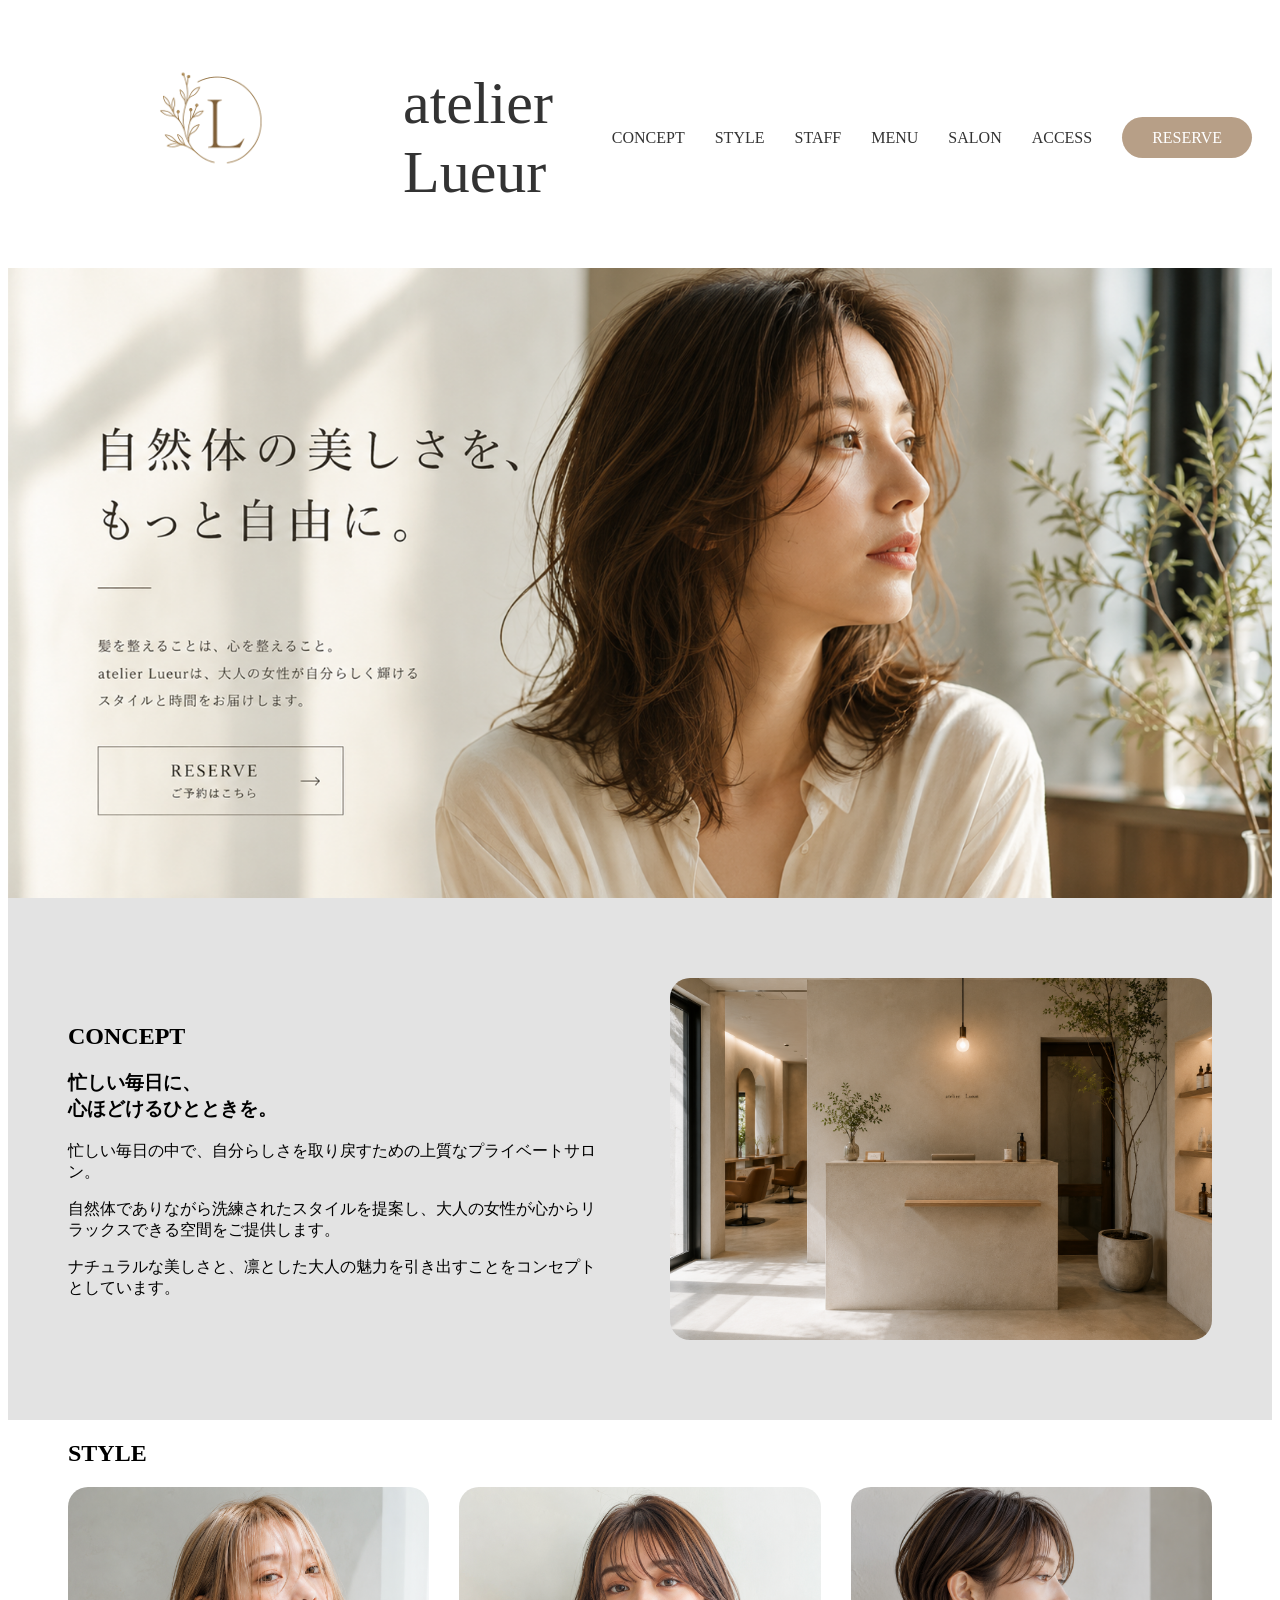
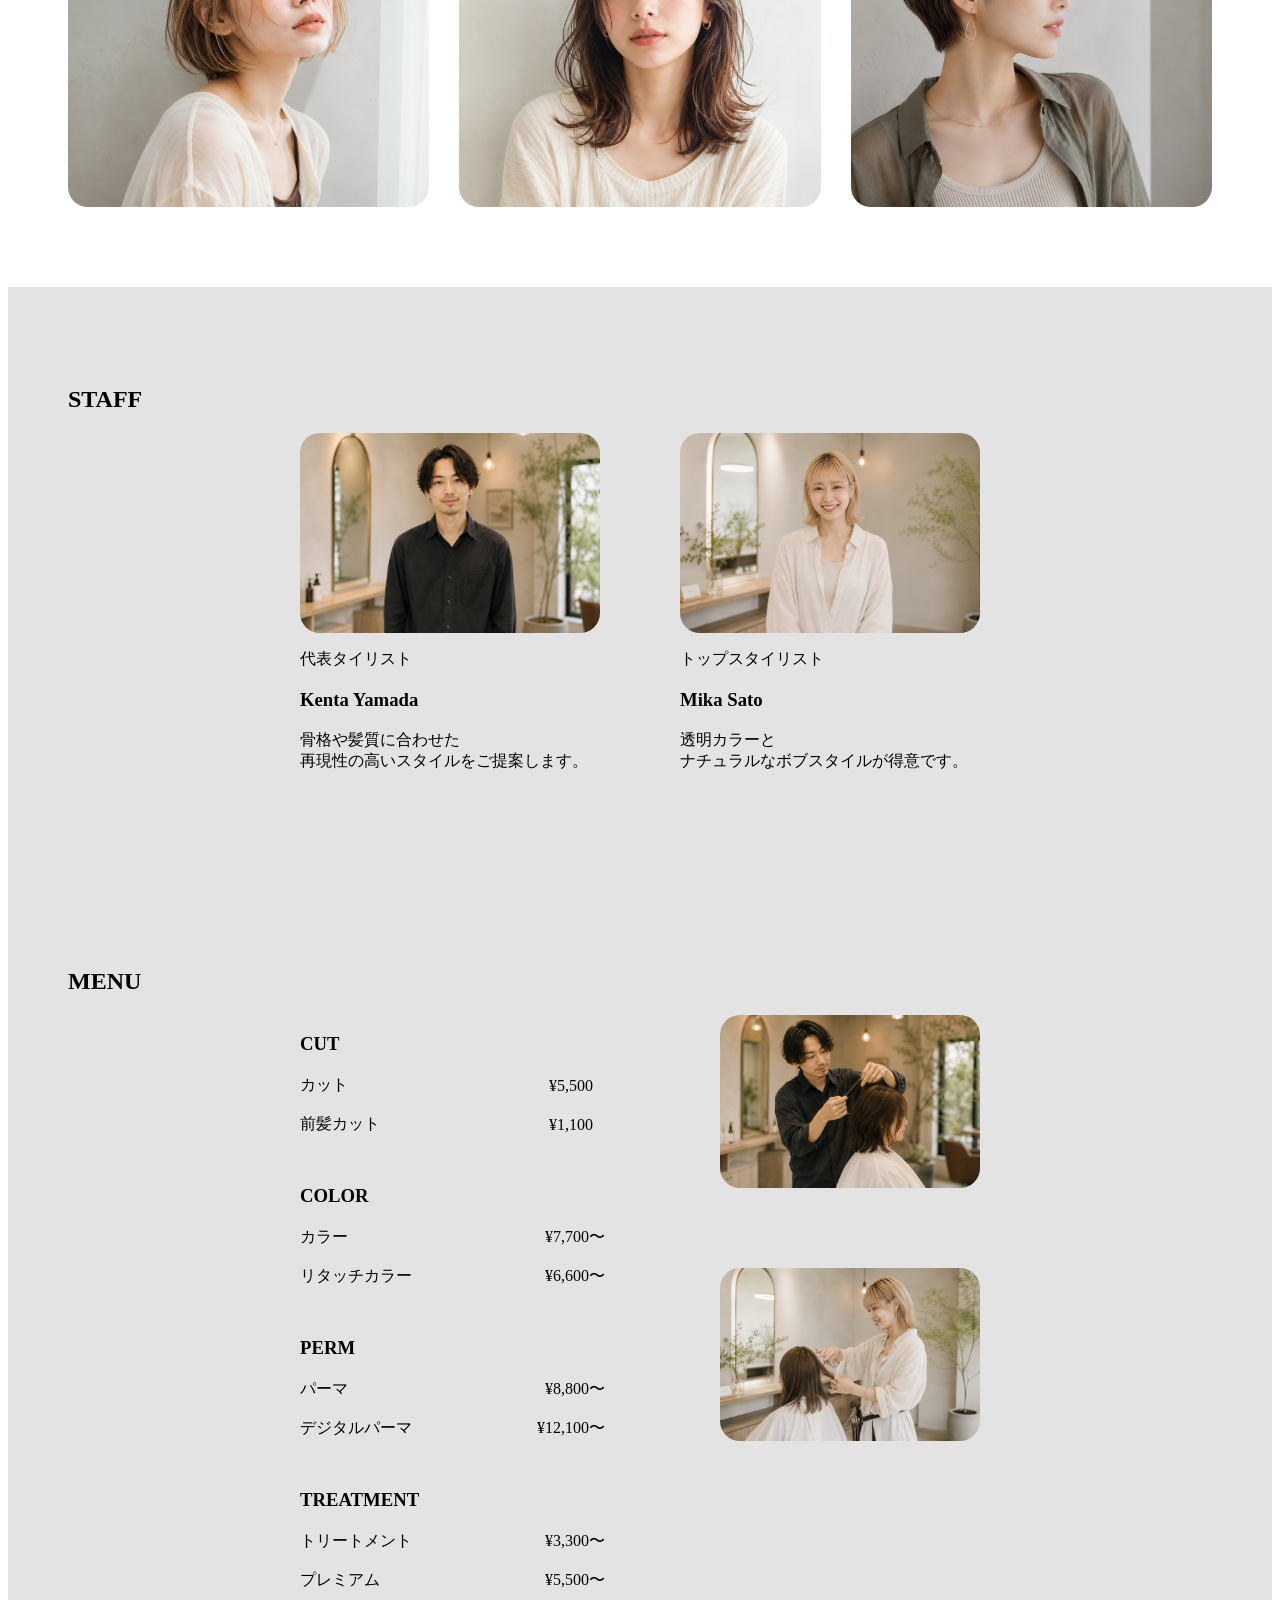
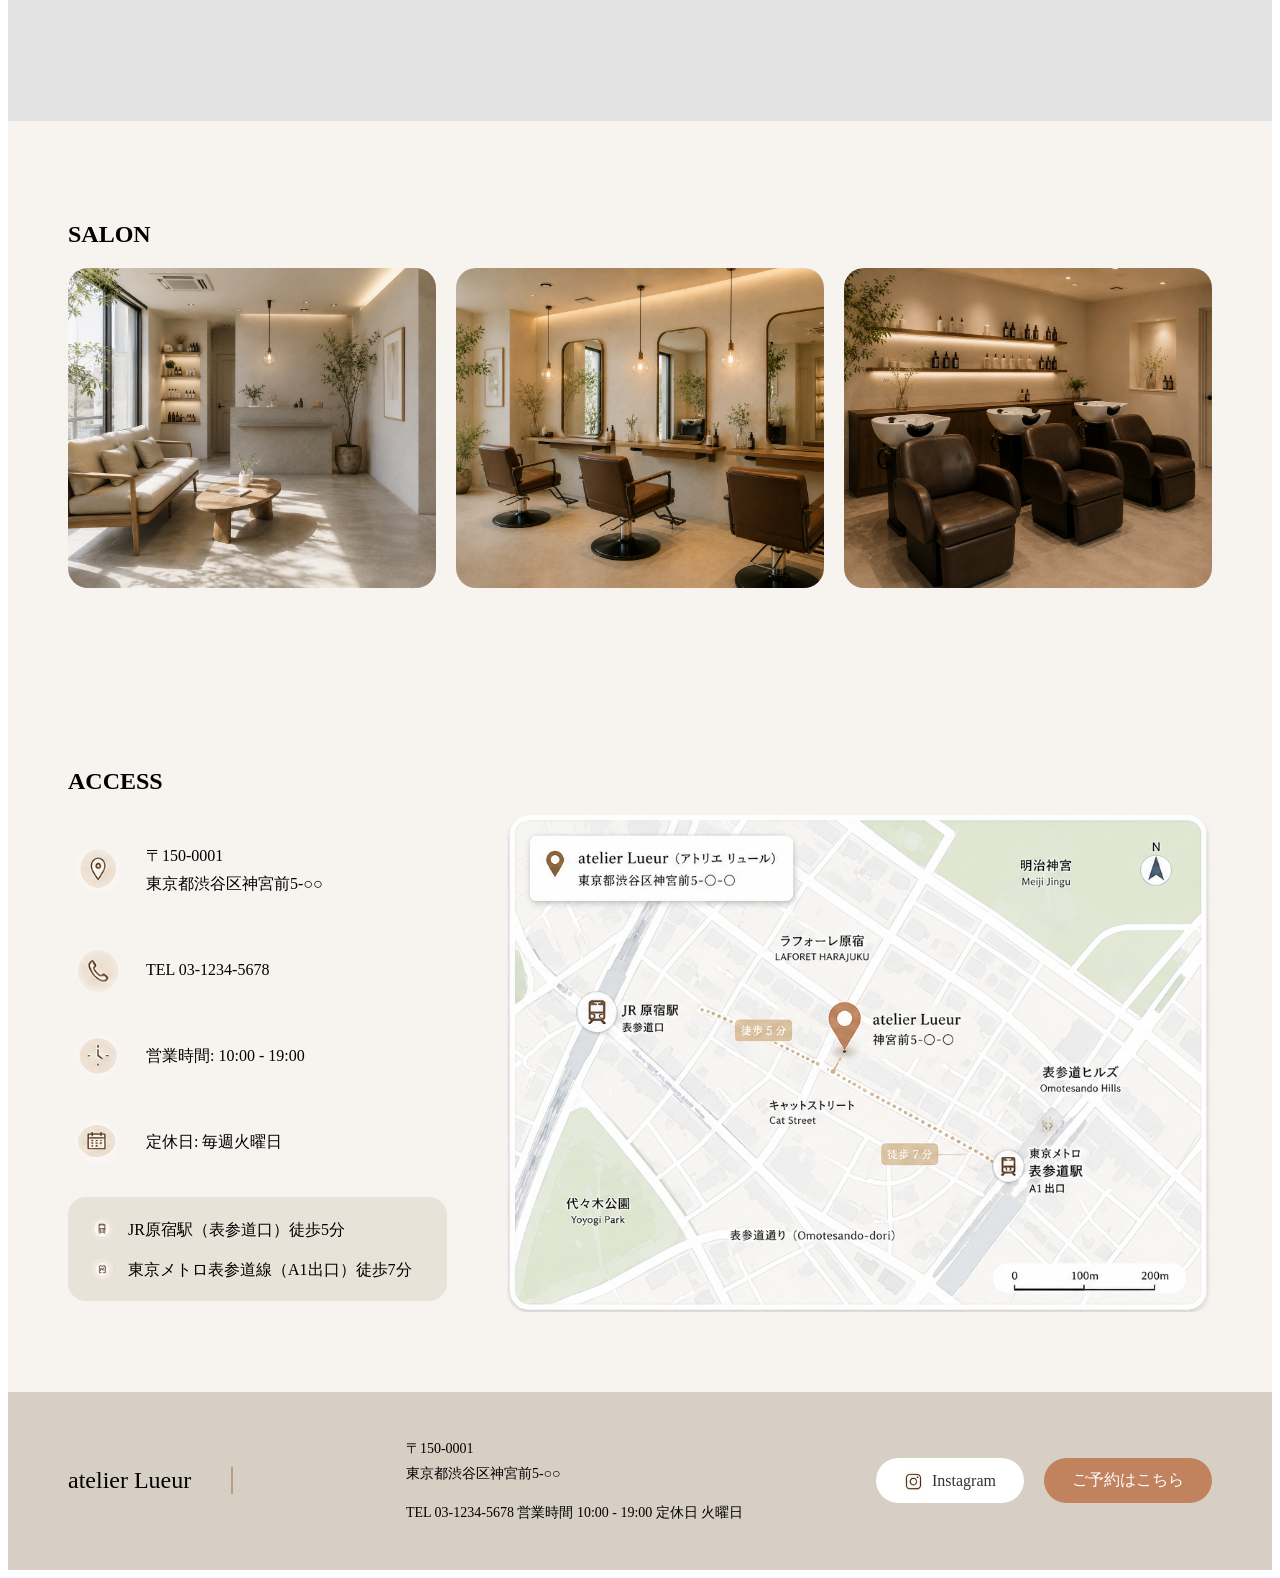
<file: index.html>
<!DOCTYPE html>
<html lang="ja">
<head>
  <meta charset="UTF-8">
  <meta name="viewport" content="width=device-width, initial-scale=1.0">
  <link rel="stylesheet" href="css/style.css">
  <title>atelier Lueur</title>
</head>
<body class="home">
  <header>
    <div class="logo">
     <a href="#">
      <img src="images/logo.png" alt="atelier Lueur">
      <h1>atelier Lueur</h1>
     </a>
    </div>

    <button class="hamburger">
     <span></span>
     <span></span>
     <span></span>
    </button>
   
    <nav class="nav"> 
      <ul>
       <li><a href="#concept">CONCEPT</a></li>
       <li><a href="#style">STYLE</a></li>
       <li><a href="#staff">STAFF</a></li>
       <li><a href="#menu">MENU</a></li>
       <li><a href="#salon">SALON</a></li>
       <li><a href="#access">ACCESS</a></li>
       <li><a href="reserve.html" class="reserve-btn">RESERVE</a></li>
      </ul>
    </nav>
  </header>

  <main>

    <!--Hero--> 
     <section class="hero">  
      <div> 
         <img src="images/top.png" alt="ヘアサロンのイメージ">
      </div>

       <a href="reserve.html" class="hero-reserve-link">
        ご予約はこちら
       </a>

    </section>

    <section id="concept" class="concept">

  <div class="concept-text">
    <h2>CONCEPT</h2>


    <h3>
      忙しい毎日に、<br>
      心ほどけるひとときを。
    </h3>

    <p>忙しい毎日の中で、自分らしさを取り戻すための上質なプライベートサロン。</p>

    <p>自然体でありながら洗練されたスタイルを提案し、大人の女性が心からリラックスできる空間をご提供します。</p>

    <p>ナチュラルな美しさと、凛とした大人の魅力を引き出すことをコンセプトとしています。</p>
  </div>

  <div class="concept-image">
    <img src="images/uketuke.png" alt="ヘアサロンの受付">
  </div>

</section>

  <section id="style" class="style">
      <h2>STYLE</h2>

      <div class="style-list">

       <div class="style-item">
        <img src="images/color.png" alt="カラースタイル">
       </div>
       
       <div class="style-item">
        <img src="images/medium.png" alt="ミディアムスタイル">
       </div>

       <div class="style-item">
        <img src="images/short.png" alt="ショートスタイル">
       </div>

      </div>                
  </section>

  <section id="staff" class="staff">
      <h2>STAFF</h2>

      <div class="staff-list">

       <div class="staff-item">

        <div class="staff-photo">


         <img src="images/topstylist.png" alt="代表スタイリスト" class="main-photo">
        </div>
        <p class="staff-role">代表タイリスト</p>

        <h3>Kenta Yamada</h3>
        <p>骨格や髪質に合わせた<br>
           再現性の高いスタイルをご提案します。</p>
       </div>
       
       <div class="staff-item">
        <div class="staff-photo">  
          <img src="images/stylist.png" alt="トップスタイリスト">
        </div>
        <p class="staff-role">トップスタイリスト</p>
         <h3>Mika Sato</h3>

        <p>透明カラーと<br>
           ナチュラルなボブスタイルが得意です。</p>
       </div>

      </div>                
  </section>
  
  <section id="menu" class="menu">
  <h2>MENU</h2>

  <div class="menu-content">

    <div class="menu-wrapper">

      <div class="menu-group">
        <h3>CUT</h3>
        <ul class="menu-list">
          <li>
            <span>カット</span>
            <span class="price-short">¥5,500</span>
          </li>
          <li>
            <span>前髪カット</span>
            <span class="price-short">¥1,100</span>
          </li>
        </ul>
      </div>

      <div class="menu-group">
        <h3>COLOR</h3>
        <ul class="menu-list">
          <li>
            <span>カラー</span>
            <span>¥7,700〜</span>
          </li>
          <li>
            <span>リタッチカラー</span>
            <span>¥6,600〜</span>
          </li>
        </ul>
      </div>

      <div class="menu-group">
        <h3>PERM</h3>
        <ul class="menu-list">
          <li>
            <span>パーマ</span>
            <span>¥8,800〜</span>
          </li>
          <li>
            <span>デジタルパーマ</span>
            <span>¥12,100〜</span>
          </li>
        </ul>
      </div>

      <div class="menu-group">
        <h3>TREATMENT</h3>
        <ul class="menu-list">
          <li>
            <span>トリートメント</span>
            <span>¥3,300〜</span>
          </li>
          <li>
            <span>プレミアム</span>
            <span>¥5,500〜</span>
          </li>
        </ul>
      </div>

    </div>

    <div class="menu-photo">
      <img src="images/topstylist2.png" alt="施術中の様子">
      <img src="images/stylist2.png" alt="施術中の様子">
    </div>

  </div>
</section>

<section id="salon" class="salon">
  <h2>SALON</h2>

  <div class="salon-list">

    <div class="salon-item">
      <img src="images/salon1.png" alt="サロン待合室">
    </div>


    <div class="salon-item">
      <img src="images/salon2.png" alt="サロンの椅子">
    </div>

    <div class="salon-item">
      <img src="images/salon3.png" alt="サロンのシャンプー台">
    </div>
  </div>
</section>

<section id="access" class="access">
   <h2>ACCESS</h2>
    <div class="access-content">
     <div class="access-info">
  
     <div class="access-item">
     <img src="images/map2.png" alt="住所アイコン">
     <p>
      〒150-0001<br>
      東京都渋谷区神宮前5-○○
     </p>
     </div>

     <div class="access-item">
      <img src="images/tel.png" alt="電話アイコン">
       <p>TEL  03-1234-5678</p>
     </div>

     <div class="access-item">
      <img src="images/tokei.png" alt="営業時間アイコン">
       <p>
        営業時間: 10:00 - 19:00<br>      
       </p>
     </div>

     <div class="access-item">
      <img src="images/karendar.png" alt="定休日アイコン">
       <p>
        定休日: 毎週火曜日<br>
       </p>
     </div>
    
     <div class="access-station">

  <div class="station-item">
    <img src="images/dennsha.png" alt="JR">
    <p>JR原宿駅（表参道口）徒歩5分</p>
  </div>

  <div class="station-item">
    <img src="images/metro.png" alt="地下鉄">
    <p>東京メトロ表参道線（A1出口）徒歩7分</p>
  </div>

</div>
      
      </div>

    <!-- 右側 -->
    <div class="access-map">
      <img src="images/map.png" alt="サロン地図">
    </div>
    </div>
  </div>
</section>

<footer class="footer">
  <div class="footer-logo">
    atelier Lueur
  </div>

  <div class="footer-info">
    <p>
      〒150-0001<br>
      東京都渋谷区神宮前5-○○
    </p>
    <p>
      TEL 03-1234-5678
      営業時間 10:00 - 19:00
      定休日 火曜日
    </p>
  </div>

  <div class="footer-buttons">
    <a href="under-construction.html" class="instagram-btn">
  <img src="images/insta.png" alt="Instagram">
  Instagram
</a>
    <a href="reserve.html" class="footer-reserve-btn">ご予約はこちら</a>
  </div>
</footer>

</main>

<script src="js/script.js"></script>

</body>
</html>
</file>
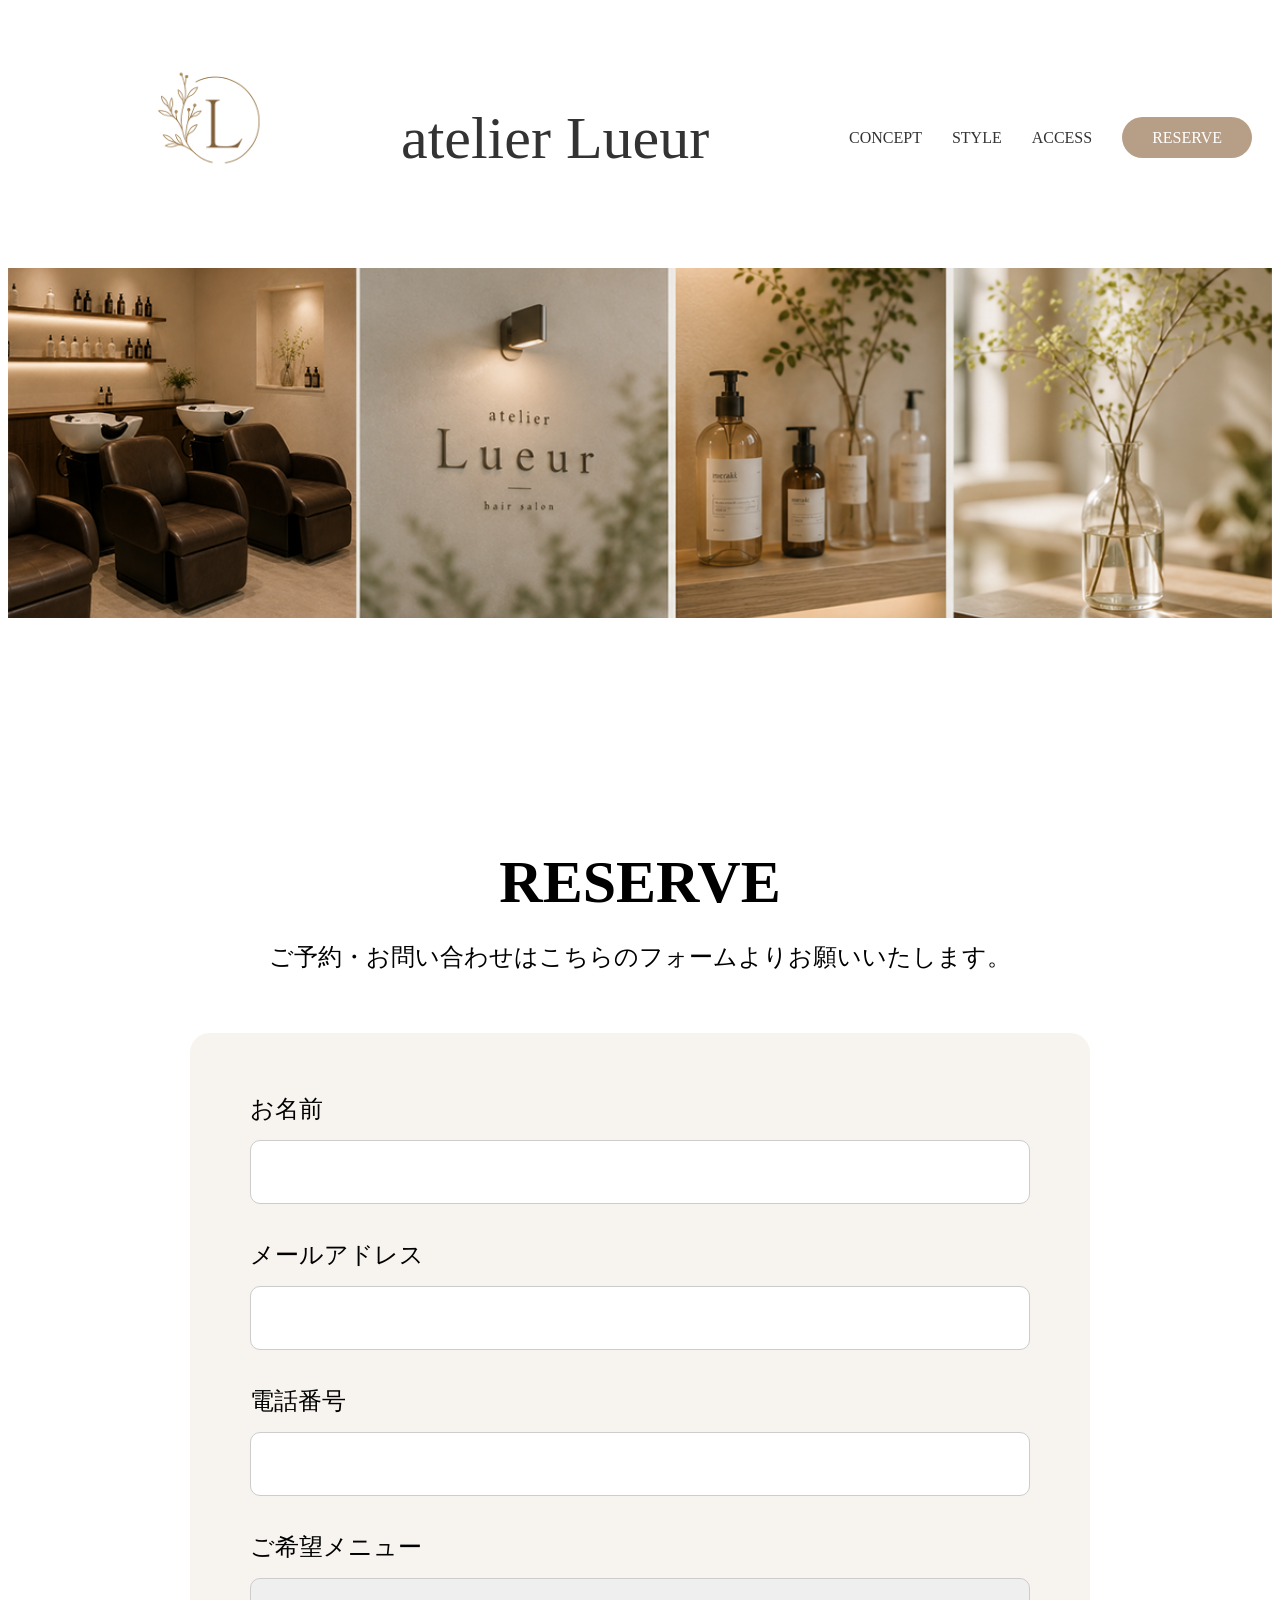
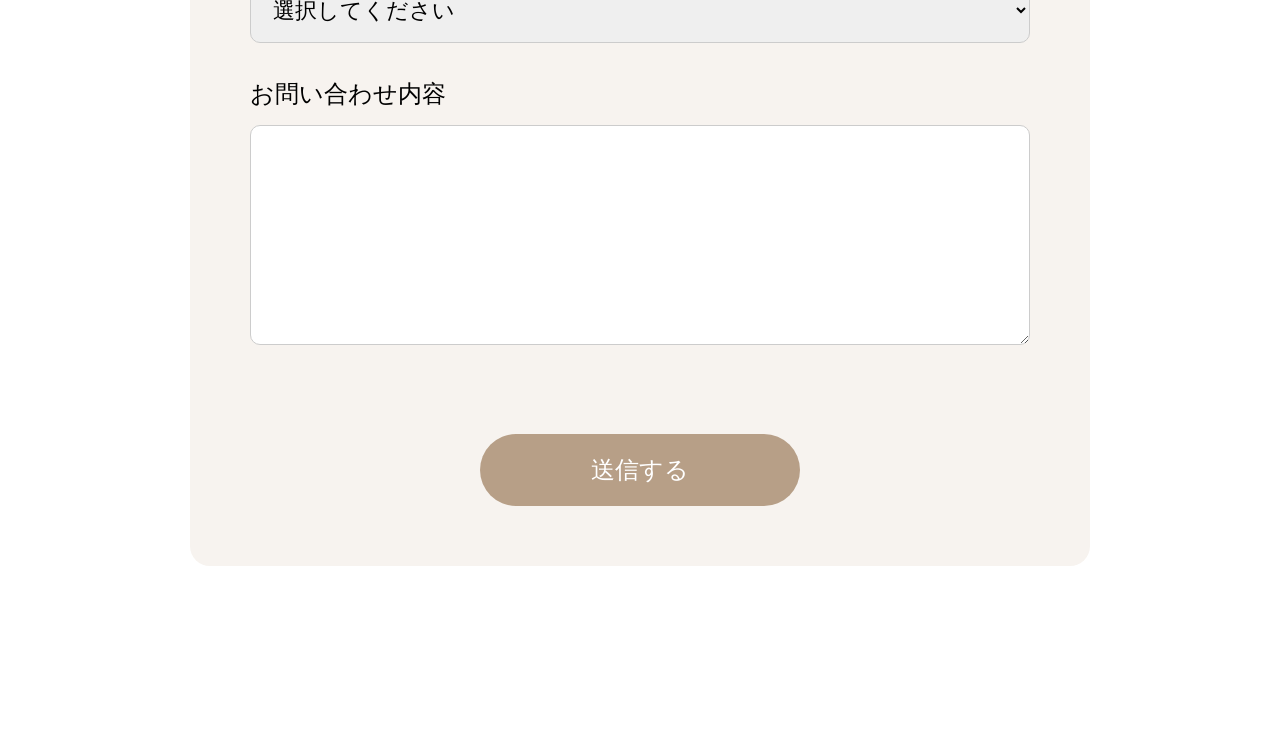
<file: reserve.html>
<!DOCTYPE html>
<html lang="ja">
<head>
  <meta charset="UTF-8">
  <meta name="viewport" content="width=device-width, initial-scale=1.0">
  <link rel="stylesheet" href="css/style.css">
  <title>RESERVE | atelier Lueur</title>
</head>

<body class="reserve-page">

  <header>
    <div class="logo">
     <a href="index.html">
      <img src="images/logo.png" alt="atelier Lueur">
      <h1>atelier Lueur</h1>
     </a>
    </div>

    <nav>
      <ul>
        <li><a href="index.html#concept">CONCEPT</a></li>
        <li><a href="index.html#style">STYLE</a></li>
        <li><a href="index.html#access">ACCESS</a></li>
        <li><a href="reserve.html" class="reserve-btn">RESERVE</a></li>
      </ul>
    </nav>
  </header>

  <main>
    <section class="reserve-hero">
      <img src="images/reserve-top.png" alt="美容室のイメージ">
    </section>

    <section class="reserve">
      <h2>RESERVE</h2>
      <p class="reserve-lead">
        ご予約・お問い合わせはこちらのフォームよりお願いいたします。
      </p>

      <form class="reserve-form">

        <div class="form-item">
          <label for="name">お名前</label>
          <input type="text" id="name" name="name">
        </div>

        <div class="form-item">
          <label for="email">メールアドレス</label>
          <input type="email" id="email" name="email">
        </div>

        <div class="form-item">
          <label for="tel">電話番号</label>
          <input type="tel" id="tel" name="tel">
        </div>

        <div class="form-item">
          <label for="menu">ご希望メニュー</label>
          <select id="menu" name="menu">
            <option>選択してください</option>
            <option>カット</option>
            <option>カラー</option>
            <option>パーマ</option>
            <option>トリートメント</option>
          </select>
        </div>

        <div class="form-item">
          <label for="message">お問い合わせ内容</label>
          <textarea id="message" name="message"></textarea>
        </div>

        <button type="submit">送信する</button>

      </form>
    </section>
  </main>

</body>
</html>
</file>
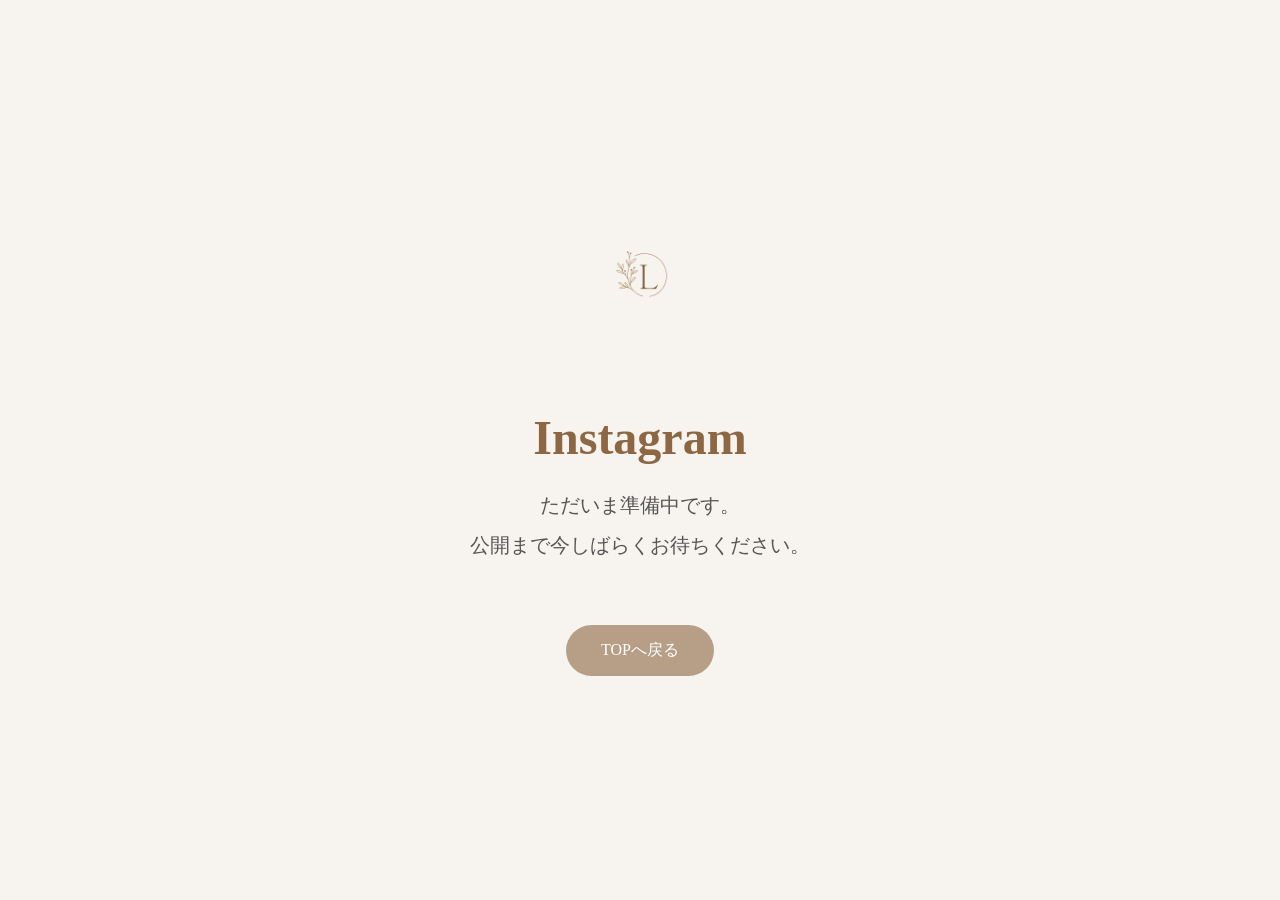
<file: under-construction.html>
<!DOCTYPE html>
<html lang="ja">

<head>
  <meta charset="UTF-8">
  <meta name="viewport" content="width=device-width, initial-scale=1.0">
  <title>工事中</title>

  <style>
    body{
      margin:0;
      display:flex;
      justify-content:center;
      align-items:center;
      height:100vh;
      background:#f7f3ef;
      font-family:"Yu Mincho",serif;
    }

    .box{
      text-align:center;
    }

    .logo{
      width:180px;
      margin-bottom:30px;
    }

    h1{
      font-size:48px;
      color:#8d6744;
      margin-bottom:20px;
    }

    p{
      font-size:20px;
      color:#555;
      line-height:2;
    }

    a{
      display:inline-block;
      margin-top:40px;
      text-decoration:none;
      background:#b79f87;
      color:#fff;
      padding:15px 35px;
      border-radius:40px;
      transition:.3s;
    }

    a:hover{
      background:#8d6744;
      transform:scale(1.08);
    }
  </style>
</head>

<body>

  <div class="box">
    <img src="images/logo.png" alt="atelier Lueur" class="logo">

    <h1>Instagram</h1>

    <p>
      ただいま準備中です。<br>
      公開まで今しばらくお待ちください。
    </p>

    <a href="index.html">TOPへ戻る</a>
  </div>

</body>
</html>
</file>
<file: css/style.css>
@charset "utf-8";

body{
  font-family: "Yu Mincho", serif;
}

header{
  background: #fff;
  padding: 10px 20px;
  display: flex;
  justify-content: space-between;
  align-items: center;
}

.logo{
  display: flex;
  align-items: center;
  gap: 0; 
  margin-left: 0;
}

.logo a{
  display:flex;
  align-items:center;
  gap:15px;
  text-decoration:none;
  color:#333;
  position:relative;
  transition:.3s;
}

.logo a:hover{
  color:#8d6744;
  transform:translateY(-3px);
}

.logo a::after{
  content:"TOPへ";
  position:absolute;
  left:70%;
  bottom:-15px;
  transform:translateX(-50%);
  font-size:16px;
  color:#8d6744;
  opacity:0;
  transition:.3s;
}

.logo a:hover::after{
  opacity:1;
}

.logo img{
  width: 360px;
}

.logo h1{
  font-size: 60px;
  font-weight: normal;
}

nav ul{
  display: flex;
  gap: 30px;
  list-style: none;
  align-items: center;
}

nav a{
  text-decoration: none;
  color: #333;
  transition:.3s;
}

nav a:hover{
  color:#8d6744;
}

/* ハンバーガーメニュー（PCでは非表示） */
.hamburger{
  display: none;
  background: none;
  border: none;
  cursor: pointer;
  padding: 0;
}

.hamburger span{
  display: block;
  width: 28px;
  height: 3px;
  background: #b79f87;
  margin: 5px 0;
  border-radius: 2px;
}

.reserve-btn{
  background:#b79f87;
  color:#fff;
  padding:12px 30px;
  border-radius:999px;
  transition:.3s;
}

.reserve-btn:hover{
  background:#8d6744;
  transform:scale(1.15);
  transition:0.3s;
}

.hero{
  margin-top: 0;
  position:relative;
}

.hero-reserve-link{
  position:absolute;
  left:112px;
  bottom:101px;

  width:300px;
  height:88px;

  text-indent:-9999px;

  border-radius: 6px;
  transition: .3s;
  cursor:pointer;
  box-sizing:border-box;
}

.hero-reserve-link:hover{
  background:rgba(183,159,135,.12);
  box-shadow:0 6px 18px rgba(0,0,0,.12);
  filter:brightness(0.95);
}

.hero img{
  display: block;
  width: 100%;
}

.concept{
  display: flex;
  gap: 60px;
  align-items: center;
  background: #e3e3e3;
  padding: 80px 60px;
}

.concept-text{
  width: 50%;
}

.concept-image{
  width: 50%;
}

.concept-image img{
  width: 100%;
  display: block;
  border-radius: 20px;
}

.style{
  margin-bottom: 80px;
  padding: 0px 60px;
}

.style-list{
  display: flex;
  gap: 30px;  
}

.style-item{
  width: 33.33%;
}

.style-item img{
  width: 100%;

  height: 320px;
  object-fit: cover;
  border-radius: 20px;
  display: block;
}

.staff{
  background: #e3e3e3;
  padding: 80px 60px;
}

.staff-list{
  display: flex;
  justify-content: center;
  gap: 80px;
}

.staff-item{
  width: 300px;
}

.staff-item img{
  width: 100%;
  border-radius: 20px;
  display: block;
}

.staff-photo{
  position:relative;
}

.main-photo{
  width:100%;
  border-radius:20px;
  display: block;
}

.menu{
  background: #e3e3e3;
  padding: 80px 60px;
}

.menu-content{
  display: flex;
  justify-content: center;
  gap: 100px;
  align-items: flex-start;
}

.menu-wrapper{
  width: 320px;
}

.menu-list{
  list-style: none;
  padding: 0;
  margin: 20px 0 50px;
}

.menu-list li{
  display: grid;
  grid-template-columns: 1fr 100px;
  align-items: center;
  margin-bottom: 18px;
}

.menu-list li span:last-child{
  text-align: right;
  transform:translateX(-15px);
}

.price-short{
    position: relative;
    left: -12px;
}

.menu-group{
  margin-bottom: 30px;
}

.menu-group h3{
  margin-bottom: 10px;
}

.menu-photo{
  width: 260px;
  display: flex;
  flex-direction: column;
  gap: 40px;
}

.menu-photo img{
  width: 100%;
  border-radius: 20px;
  display: block;
  margin-bottom: 40px;
}

.salon{
  background: #f7f3ef;
  padding: 80px 60px;
}

.salon-list{
  display: flex;
  gap: 20px;
}

.salon-item{
  width: calc((100% - 40px) / 3);
}

.salon-item img{
  width: 100%;
  height: 320px;
  object-fit: cover;
  display: block;
  border-radius: 20px;
  transition: .3s;
}

.salon-item img:hover{
  transform: scale(1.03);
}


/* ==========================
   ACCESS
========================== */

.access{
  background: #f7f3ef;
  padding: 80px 60px;
}

.access-content{
  display: flex;
  justify-content: space-between;
  align-items: center;
  gap: 60px;
}

.access-info{
  width: 35%;
}

.access-item{
  display: flex;
  align-items: center;
  gap: 18px;
  margin-bottom: 25px;
}

.access-item img{
  width: 60px;
  height: 60px;
  flex-shrink: 0;
}

.access-item p{
  line-height: 1.8;
}

.access-map{
  width: 65%;
}

.access-map img{
  width: 100%;
  display: block;
  border-radius: 20px;
}

.access-station{
  background: #e9e2d8;
  border-radius: 18px;
  padding: 18px 20px;
  margin-top: 20px;
}

.station-item{
  display: flex;
  align-items: center;
  gap: 12px;
}

.station-item + .station-item{
  margin-top: 12px;
}

.station-item img{
  width: 28px;
  height: 28px;
  flex-shrink: 0;
}

.station-item p{
  margin: 0;
  line-height: 1.6;
}

.footer{
  background: #d8cfc4;
  padding: 30px 60px;
  display: flex;
  justify-content: space-between;
  align-items: center;
}

.footer-logo{
  font-size: 24px;
  padding-right: 40px;
  margin-right: 40px;
  border-right: 2px solid #b79f87;
}

.footer-info{
  font-size: 14px;
  line-height: 1.8;
}

.footer-buttons{
  display: flex;
  gap: 20px;
}

.footer-buttons a{
  text-decoration: none;
  padding: 12px 28px;
  border-radius: 30px;
}

.instagram-btn{
  background: #fff;
  color: #333;
  display: flex;
  align-items: center;
  gap: 8px;
  transition:.3s;
}

.instagram-btn:hover{
  transform:scale(1.08);
}


.instagram-btn img{
  width:20px;
  height:20px;
}

.footer-reserve-btn{
  background: #c0835d;
  color: #fff;
transition:.3s;
}

.footer-reserve-btn:hover{
  background:#8d6744;
  transform:scale(1.08);
}

.reserve{
    max-width: 900px;
    margin: 100px auto;
    padding: 80px;
}

.reserve h2{
    font-size: 60px;
    text-align: center;
    margin-bottom: 20px;
}

.reserve-lead{
    text-align: center;
    font-size: 24px;
    margin-bottom: 60px;
}

.reserve-form{
    background:#f7f3ef;
    padding:60px;
    border-radius:20px;
}

.form-item label{
    display:block;
    font-size:24px;
    margin-bottom:15px;
}

.form-item input,
.form-item select,
.form-item textarea{
    width:100%;
    padding:18px;
    font-size:22px;
    border:1px solid #ccc;
    border-radius:10px;
    margin-bottom:35px;
    box-sizing:border-box;
}

.form-item textarea{
    height:220px;
}

.reserve-form button{
    display:block;
    margin:50px auto 0;
    width:320px;
    padding:20px;
    font-size:24px;
    background:#b79f87;
    color:#fff;
    border:none;
    border-radius:40px;
    cursor:pointer;
    transition:.3s;
}

.reserve-form button:hover{
    background:#8d6744;
    transform:scale(1.08);
}

.reserve-hero{
  width: 100%;
}

.reserve-hero img{
  width: 100%;
  height: 350px;
  object-fit: cover;
  display: block;
}

a,
button{
  cursor: pointer;
}

/* トップページだけロゴリンクを無効化 */
body.home .logo a{
  pointer-events:none;
  cursor:default;
}

body.home .logo a:hover{
  color:#333;
  transform:none;
}

body.home .logo a::after{
  display:none;
}

/* 予約ページだけロゴ位置を微調整 */
body.reserve-page .logo{
    position: relative;
    left: -2px;
}

/* ------------------------
   responsive
------------------------ */

@media (max-width: 768px){

  header{
  padding: 15px 20px;
  position: relative;
}

.logo img{
  width: 60px;
}

.logo h1{
  font-size: 24px;
}

.hamburger{
  display: block;
  position: absolute;
  right: 30px;
  top: 35px;
  z-index: 1001;
  background: none;
  border: none;
}

.hamburger span{
  display: block;
  width: 32px;
  height: 2px;
  background: #8d6744;
  margin: 8px 0;
  transition: .3s;
}

.hamburger.active span:nth-child(1){
  transform: rotate(45deg) translate(7px, 7px);
}

.hamburger.active span:nth-child(2){
  opacity: 0;
}

.hamburger.active span:nth-child(3){
  transform: rotate(-45deg) translate(7px, -7px);
}

.nav{
  display: none;
}

.nav.active{
  display: block;
  position: absolute;
  top: 120px;
  left: 0;
  width: 100%;
  background: #f7f3ef;
  z-index: 1000;
  padding: 30px;
  box-sizing: border-box;
}

.nav.active ul{
  display: block;
  padding: 0;
  margin: 0;
}

.nav.active li{
  list-style: none;
  border-bottom: 1px solid #8d6744;
}

.nav.active a{
  display: block;
  padding: 18px 0;
  font-size: 16px;
  color: #333;
  text-decoration: none;
}

.nav.active .reserve-btn{
  background: none;
  color: #333;
  padding: 18px 0;
  border-radius: 0;
} 

.hero img{
  width: 100%;
}

.concept,
.access-content,
.menu-content{
 flex-direction: column;
}

.concept-text,
.concept-image,
.access-info,
.access-map,
.menu-list,
.menu-photo{
width: 100%;
}

.style-list,
.staff-list,
.salon-list{
display: flex;
flex-direction: column;
}

.style-item,
.staff-item,
.salon-item{
 width: 100%;
}

.style-item img,
.salon-item img{
 height: auto;
}

.footer{
 flex-direction: column;
 gap: 25px;
 text-align: center;
}

.footer-logo{
 border-right: none;
 padding-right: 0;
 margin-right: 0;
}

.reserve{
 margin: 60px 20px;
 padding: 40px 20px;
}
.reserve-form button{
    width:100%;
    max-width:280px;
    padding:18px;
    font-size:20px;
    box-sizing:border-box;
}

.concept{
  padding: 60px 20px;
}

.concept-image{
  margin-top: 30px;
}

.concept-image img{
  width: 100%;
  height: auto;
  display: block;
}

}
</file>
